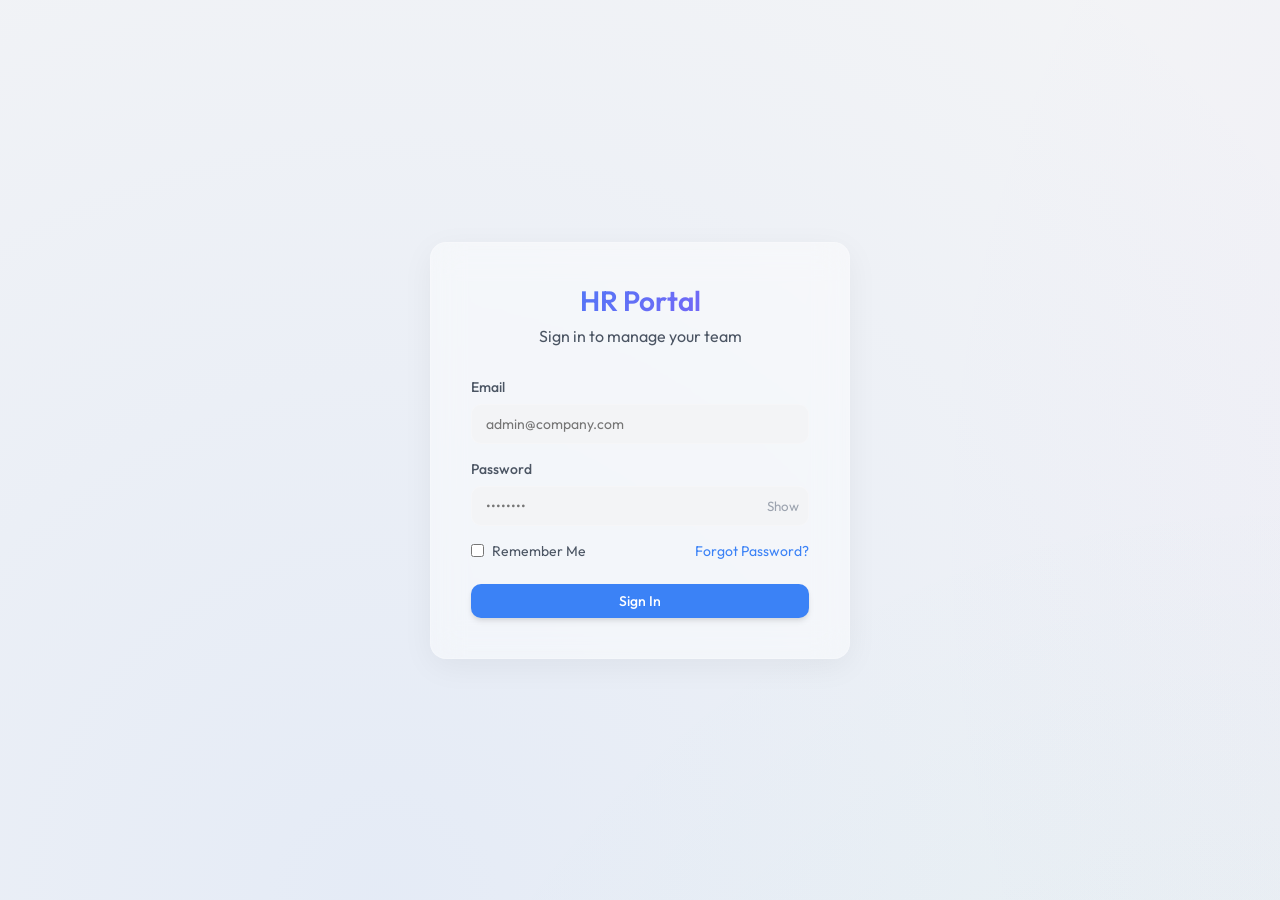
<file: index.html>
<!DOCTYPE html>
<html lang="en">
<head>
  <meta charset="UTF-8">
  <meta name="viewport" content="width=device-width, initial-scale=1.0">
  <title>Employee Management Dashboard</title>
  <script>
    // Simple redirect based on auth state
    document.addEventListener('DOMContentLoaded', () => {
      const isLoggedIn = localStorage.getItem('isLoggedIn');
      if (isLoggedIn) {
        window.location.replace('pages/dashboard.html');
      } else {
        window.location.replace('pages/login.html');
      }
    });
  </script>
</head>
<body>
  <div style="display: flex; justify-content: center; align-items: center; height: 100vh; font-family: sans-serif;">
    <p>Loading...</p>
  </div>
</body>
</html>
</file>
<file: css/themes.css>
:root {
  /* Default Light Theme */
  --bg-primary: #f3f4f6;
  --bg-secondary: #ffffff;
  --text-primary: #1f2937;
  --text-secondary: #4b5563;
  --text-muted: #9ca3af;
  
  --accent-color: #3b82f6; /* Blue default */
  --accent-hover: #2563eb;
  
  /* Status Colors */
  --success: #10b981;
  --warning: #f59e0b;
  --danger: #ef4444;
  --info: #0ea5e9;
  
  /* Glassmorphism Variables */
  --glass-bg: rgba(255, 255, 255, 0.45);
  --glass-border: rgba(255, 255, 255, 0.2);
  --glass-shadow: 0 8px 32px 0 rgba(0, 0, 0, 0.05);
  --glass-blur: blur(16px);

  /* Layout */
  --sidebar-width: 260px;
  --sidebar-collapsed-width: 80px;
  --header-height: 70px;
  --border-radius-sm: 10px;
  --border-radius-md: 16px;
  --border-radius-lg: 24px;
  --transition-speed: 0.3s;
}

[data-theme="dark"] {
  --bg-primary: #0f172a;
  --bg-secondary: #1e293b;
  --text-primary: #f8fafc;
  --text-secondary: #cbd5e1;
  --text-muted: #64748b;
  
  --accent-color: #6366f1; /* Indigo default in dark */
  --accent-hover: #4f46e5;

  /* Glassmorphism Variables Dark */
  --glass-bg: rgba(30, 41, 59, 0.45);
  --glass-border: rgba(255, 255, 255, 0.08);
  --glass-shadow: 0 8px 32px 0 rgba(0, 0, 0, 0.35);
}

/* Custom Accent Colors override */
[data-accent="purple"] { --accent-color: #8b5cf6; --accent-hover: #7c3aed; }
[data-accent="green"] { --accent-color: #10b981; --accent-hover: #059669; }
[data-accent="rose"] { --accent-color: #f43f5e; --accent-hover: #e11d48; }
[data-accent="orange"] { --accent-color: #f97316; --accent-hover: #ea580c; }
</file>
<file: css/style.css>
@import url('https://fonts.googleapis.com/css2?family=Outfit:wght@300;400;500;600;700&display=swap');

* {
  margin: 0;
  padding: 0;
  box-sizing: border-box;
  font-family: 'Outfit', sans-serif;
}

body {
  background-color: var(--bg-primary);
  color: var(--text-primary);
  transition: background-color var(--transition-speed) ease, color var(--transition-speed) ease;
  min-height: 100vh;
  overflow-x: hidden;
  /* Animated mesh gradient background for better glass effect */
  background-image: 
    radial-gradient(circle at 15% 50%, rgba(59, 130, 246, 0.08) 0%, transparent 50%), 
    radial-gradient(circle at 85% 30%, rgba(139, 92, 246, 0.08) 0%, transparent 50%), 
    radial-gradient(circle at 50% 80%, rgba(16, 185, 129, 0.05) 0%, transparent 50%);
  background-size: 200% 200%;
  animation: bgAnimation 15s ease infinite alternate;
}

[data-theme="dark"] body {
  background-image: 
    radial-gradient(circle at 15% 50%, rgba(99, 102, 241, 0.15) 0%, transparent 50%), 
    radial-gradient(circle at 85% 30%, rgba(168, 85, 247, 0.15) 0%, transparent 50%), 
    radial-gradient(circle at 50% 80%, rgba(20, 184, 166, 0.1) 0%, transparent 50%);
}

@keyframes bgAnimation {
  0% { background-position: 0% 50%; }
  50% { background-position: 100% 50%; }
  100% { background-position: 50% 100%; }
}

/* Typography */
h1, h2, h3, h4, h5, h6 {
  color: var(--text-primary);
  font-weight: 600;
}

p {
  color: var(--text-secondary);
}

a {
  text-decoration: none;
  color: var(--accent-color);
  transition: color var(--transition-speed);
}

a:hover {
  color: var(--accent-hover);
}

/* Glassmorphism Utilities */
.glass-panel {
  background: var(--glass-bg);
  backdrop-filter: var(--glass-blur);
  -webkit-backdrop-filter: var(--glass-blur);
  border: 1px solid var(--glass-border);
  box-shadow: var(--glass-shadow);
  border-radius: var(--border-radius-md);
}

/* Buttons */
.btn {
  display: inline-flex;
  align-items: center;
  justify-content: center;
  padding: 0.5rem 1rem;
  border-radius: var(--border-radius-sm);
  font-weight: 500;
  cursor: pointer;
  border: none;
  outline: none;
  transition: all var(--transition-speed) ease;
  gap: 0.5rem;
  font-size: 0.875rem;
}

.btn-primary {
  background-color: var(--accent-color);
  color: #ffffff;
  box-shadow: 0 4px 6px -1px rgba(0, 0, 0, 0.1), 0 2px 4px -1px rgba(0, 0, 0, 0.06);
}

.btn-primary:hover {
  background-color: var(--accent-hover);
  transform: translateY(-1px);
}

.btn-outline {
  background: transparent;
  border: 1px solid var(--glass-border);
  color: var(--text-primary);
}

.btn-outline:hover {
  background: var(--bg-secondary);
  border-color: var(--text-muted);
}

.btn-icon {
  width: 36px;
  height: 36px;
  padding: 0;
  border-radius: 50%;
  background: transparent;
  color: var(--text-secondary);
  display: flex;
  align-items: center;
  justify-content: center;
}

.btn-icon:hover {
  background: var(--bg-secondary);
  color: var(--accent-color);
}

/* Forms */
.form-group {
  margin-bottom: 1rem;
}

.form-label {
  display: block;
  margin-bottom: 0.5rem;
  font-size: 0.875rem;
  font-weight: 500;
  color: var(--text-secondary);
}

.form-control {
  width: 100%;
  padding: 0.625rem 0.875rem;
  background: var(--bg-primary);
  border: 1px solid var(--glass-border);
  border-radius: var(--border-radius-sm);
  color: var(--text-primary);
  font-size: 0.875rem;
  transition: all var(--transition-speed);
}

.form-control:focus {
  outline: none;
  border-color: var(--accent-color);
  box-shadow: 0 0 0 3px rgba(59, 130, 246, 0.2);
}

[data-theme="dark"] .form-control:focus {
  box-shadow: 0 0 0 3px rgba(99, 102, 241, 0.2);
}

/* Badges / Status */
.badge {
  padding: 0.25rem 0.625rem;
  border-radius: 9999px;
  font-size: 0.75rem;
  font-weight: 500;
  display: inline-flex;
  align-items: center;
}

.badge-success { background-color: rgba(16, 185, 129, 0.1); color: var(--success); }
.badge-warning { background-color: rgba(245, 158, 11, 0.1); color: var(--warning); }
.badge-danger { background-color: rgba(239, 68, 68, 0.1); color: var(--danger); }
.badge-info { background-color: rgba(14, 165, 233, 0.1); color: var(--info); }

/* Utilities */
.flex { display: flex; }
.items-center { align-items: center; }
.justify-between { justify-content: space-between; }
.gap-2 { gap: 0.5rem; }
.gap-3 { gap: 0.75rem; }
.gap-4 { gap: 1rem; }
.mt-4 { margin-top: 1rem; }
.mb-4 { margin-bottom: 1rem; }
.text-center { text-align: center; }
.text-right { text-align: right; }
.w-full { width: 100%; }

/* Layout Structure */
.app-container {
  display: flex;
  height: 100vh;
  overflow: hidden;
}

.main-content {
  flex: 1;
  display: flex;
  flex-direction: column;
  overflow: hidden;
}

.content-area {
  flex: 1;
  overflow-y: auto;
  padding: 1.5rem;
}

/* Animations */
@keyframes fadeIn {
  from { opacity: 0; transform: translateY(10px); }
  to { opacity: 1; transform: translateY(0); }
}

.animate-fade-in {
  animation: fadeIn 0.4s ease-out forwards;
}

/* Toast Notifications */
.toast-container {
  position: fixed;
  bottom: 1.5rem;
  right: 1.5rem;
  z-index: 50;
  display: flex;
  flex-direction: column;
  gap: 0.5rem;
}

.toast {
  padding: 1rem;
  border-radius: var(--border-radius-sm);
  display: flex;
  align-items: center;
  gap: 0.75rem;
  background: var(--bg-secondary);
  color: var(--text-primary);
  box-shadow: 0 10px 15px -3px rgba(0, 0, 0, 0.1);
  border-left: 4px solid var(--accent-color);
  animation: slideInRight 0.3s ease-out forwards;
  min-width: 250px;
}

@keyframes slideInRight {
  from { transform: translateX(100%); opacity: 0; }
  to { transform: translateX(0); opacity: 1; }
}

.toast.toast-success { border-left-color: var(--success); }
.toast.toast-warning { border-left-color: var(--warning); }
.toast.toast-error { border-left-color: var(--danger); }
</file>
<file: css/dashboard.css>
/* Dashboard Layout Styles */
.dashboard-layout {
  display: flex;
  height: 100vh;
  overflow: hidden;
}

/* Sidebar */
.sidebar {
  width: var(--sidebar-width);
  background: var(--bg-secondary);
  border-right: 1px solid var(--glass-border);
  display: flex;
  flex-direction: column;
  transition: width var(--transition-speed) ease;
  z-index: 40;
}

.sidebar.collapsed {
  width: var(--sidebar-collapsed-width);
}

.sidebar-header {
  height: var(--header-height);
  display: flex;
  align-items: center;
  padding: 0 1.5rem;
  border-bottom: 1px solid var(--glass-border);
  gap: 1rem;
}

.sidebar.collapsed .sidebar-header h2,
.sidebar.collapsed .sidebar-logo {
  display: none;
}

.sidebar-logo {
  font-size: 1.5rem;
  font-weight: 700;
  color: var(--accent-color);
  background: linear-gradient(135deg, var(--accent-color), #8b5cf6);
  background-clip: text;
  -webkit-text-fill-color: transparent;
}

.sidebar-nav {
  flex: 1;
  padding: 1.5rem 0;
  overflow-y: auto;
}

.nav-item {
  display: flex;
  align-items: center;
  padding: 0.75rem 1.5rem;
  color: var(--text-secondary);
  transition: all var(--transition-speed);
  margin-bottom: 0.5rem;
  border-left: 3px solid transparent;
}

.nav-item:hover, .nav-item.active {
  background: rgba(59, 130, 246, 0.05);
  color: var(--accent-color);
}

.nav-item.active {
  border-left-color: var(--accent-color);
}

.nav-icon {
  font-size: 1.25rem;
  min-width: 24px;
  display: flex;
  justify-content: center;
}

.sidebar.collapsed .nav-text {
  display: none;
}

.sidebar-footer {
  padding: 1rem;
  border-top: 1px solid var(--glass-border);
}

.user-profile-card {
  display: flex;
  align-items: center;
  gap: 0.75rem;
  padding: 0.75rem;
  border-radius: var(--border-radius-md);
  background: rgba(0, 0, 0, 0.03);
  transition: all 0.3s ease;
  position: relative;
  overflow: hidden;
}

[data-theme="dark"] .user-profile-card {
  background: rgba(255, 255, 255, 0.03);
}

.user-profile-card:hover {
  background: rgba(0, 0, 0, 0.05);
}

[data-theme="dark"] .user-profile-card:hover {
  background: rgba(255, 255, 255, 0.05);
}

.user-info {
  display: flex;
  flex-direction: column;
  flex: 1;
  min-width: 0;
}

.user-name {
  font-weight: 600;
  font-size: 0.9rem;
  color: var(--text-primary);
  white-space: nowrap;
  overflow: hidden;
  text-overflow: ellipsis;
}

.user-role {
  font-size: 0.75rem;
  color: var(--text-muted);
  white-space: nowrap;
  overflow: hidden;
  text-overflow: ellipsis;
}

.logout-icon-btn {
  background: none;
  border: none;
  color: var(--text-muted);
  cursor: pointer;
  padding: 0.5rem;
  border-radius: 0.5rem;
  display: flex;
  align-items: center;
  justify-content: center;
  transition: all 0.2s;
}

.logout-icon-btn:hover {
  color: var(--danger);
  background: rgba(239, 68, 68, 0.1);
}

.sidebar.collapsed .user-profile-card {
  padding: 0.75rem;
  background: transparent;
}

.sidebar.collapsed .user-info,
.sidebar.collapsed .logout-icon-btn {
  display: none;
}

/* Header (Topbar) */
.topbar {
  height: var(--header-height);
  background: var(--bg-secondary);
  border-bottom: 1px solid var(--glass-border);
  display: flex;
  align-items: center;
  justify-content: space-between;
  padding: 0 1.5rem;
  z-index: 30;
}

.topbar-left, .topbar-right {
  display: flex;
  align-items: center;
  gap: 1rem;
}



.avatar {
  width: 40px;
  height: 40px;
  min-width: 40px;
  min-height: 40px;
  flex-shrink: 0;
  border-radius: 50%;
  background: var(--accent-color);
  color: white;
  display: flex;
  align-items: center;
  justify-content: center;
  font-weight: 600;
}

/* Dashboard Content */
.dashboard-content {
  padding: 1.5rem;
}

/* Stats Cards */
.stats-grid {
  display: grid;
  grid-template-columns: repeat(auto-fit, minmax(240px, 1fr));
  gap: 1.5rem;
  margin-bottom: 1.5rem;
}

.stat-card {
  padding: 1.5rem;
  display: flex;
  align-items: center;
  gap: 1rem;
  transition: all 0.4s cubic-bezier(0.175, 0.885, 0.32, 1.275);
}

.stat-card:hover {
  transform: translateY(-8px) scale(1.02);
  box-shadow: 0 15px 30px -5px rgba(0, 0, 0, 0.1), 0 10px 15px -5px rgba(0, 0, 0, 0.04);
}

.stat-icon {
  width: 50px;
  height: 50px;
  border-radius: var(--border-radius-sm);
  display: flex;
  align-items: center;
  justify-content: center;
  font-size: 1.5rem;
}

.stat-icon.primary { background: rgba(59, 130, 246, 0.1); color: #3b82f6; }
.stat-icon.success { background: rgba(16, 185, 129, 0.1); color: #10b981; }
.stat-icon.warning { background: rgba(245, 158, 11, 0.1); color: #f59e0b; }
.stat-icon.danger { background: rgba(239, 68, 68, 0.1); color: #ef4444; }

.stat-info h3 {
  font-size: 0.875rem;
  color: var(--text-secondary);
  font-weight: 500;
  margin-bottom: 0.25rem;
}

.stat-info p {
  font-size: 1.5rem;
  font-weight: 700;
  color: var(--text-primary);
  margin: 0;
}

/* Charts Area */
.charts-grid {
  display: grid;
  grid-template-columns: repeat(2, 1fr);
  gap: 1.5rem;
  margin-bottom: 1.5rem;
}

.chart-card {
  padding: 1.5rem;
  transition: all 0.4s cubic-bezier(0.175, 0.885, 0.32, 1);
}

.chart-card:hover {
  transform: translateY(-4px);
  box-shadow: 0 15px 30px -5px rgba(0, 0, 0, 0.1);
}

.chart-header {
  display: flex;
  justify-content: space-between;
  align-items: center;
  margin-bottom: 1rem;
}

.chart-header h3 {
  font-size: 1rem;
}

.chart-container {
  position: relative;
  height: 300px;
  width: 100%;
}

/* Quick Actions */
.quick-actions {
  display: flex;
  gap: 1rem;
  margin-bottom: 1.5rem;
}

/* Recent Activity */
.recent-activity {
  padding: 1.5rem;
}

.activity-list {
  list-style: none;
  margin-top: 1rem;
}

.activity-item {
  display: flex;
  align-items: flex-start;
  gap: 1rem;
  padding: 1rem 0;
  border-bottom: 1px solid var(--glass-border);
}

.activity-item:last-child {
  border-bottom: none;
}

.activity-time {
  font-size: 0.75rem;
  color: var(--text-muted);
  min-width: 60px;
}

/* Mobile Responsive */
@media (max-width: 1024px) {
  .charts-grid {
    grid-template-columns: 1fr;
  }
}

@media (max-width: 768px) {
  .sidebar {
    position: fixed;
    height: 100vh;
    transform: translateX(-100%);
  }
  
  .sidebar.mobile-open {
    transform: translateX(0);
  }
  
  .topbar-left #sidebar-toggle {
    display: block;
  }
}
</file>
<file: css/responsive.css>
/* Additional Mobile Responsive Polish */
@media (max-width: 768px) {
  .app-container {
    flex-direction: column;
  }
  
  .content-area {
    padding: 1rem;
  }
  
  .topbar {
    padding: 0 1rem;
  }
  
  .stats-grid {
    grid-template-columns: 1fr;
    gap: 1rem;
  }
  
  .controls-bar {
    flex-direction: column;
    align-items: stretch;
  }
  
  .search-filter {
    flex-direction: column;
    width: 100%;
  }
  
  .search-filter input, 
  .search-filter select {
    width: 100% !important;
  }
  
  .modal {
    width: 95%;
    margin: 1rem;
    max-height: 85vh;
  }
  
  .toast-container {
    bottom: 1rem;
    right: 1rem;
    left: 1rem;
  }
  
  .toast {
    min-width: 0;
    width: 100%;
  }

  .quick-actions {
    flex-direction: column;
  }
  
  .quick-actions button {
    width: 100%;
  }
}

@media (max-width: 480px) {
  .topbar h2 {
    font-size: 1.1rem;
  }
  
  .user-profile #user-name {
    display: none;
  }
}
</file>
